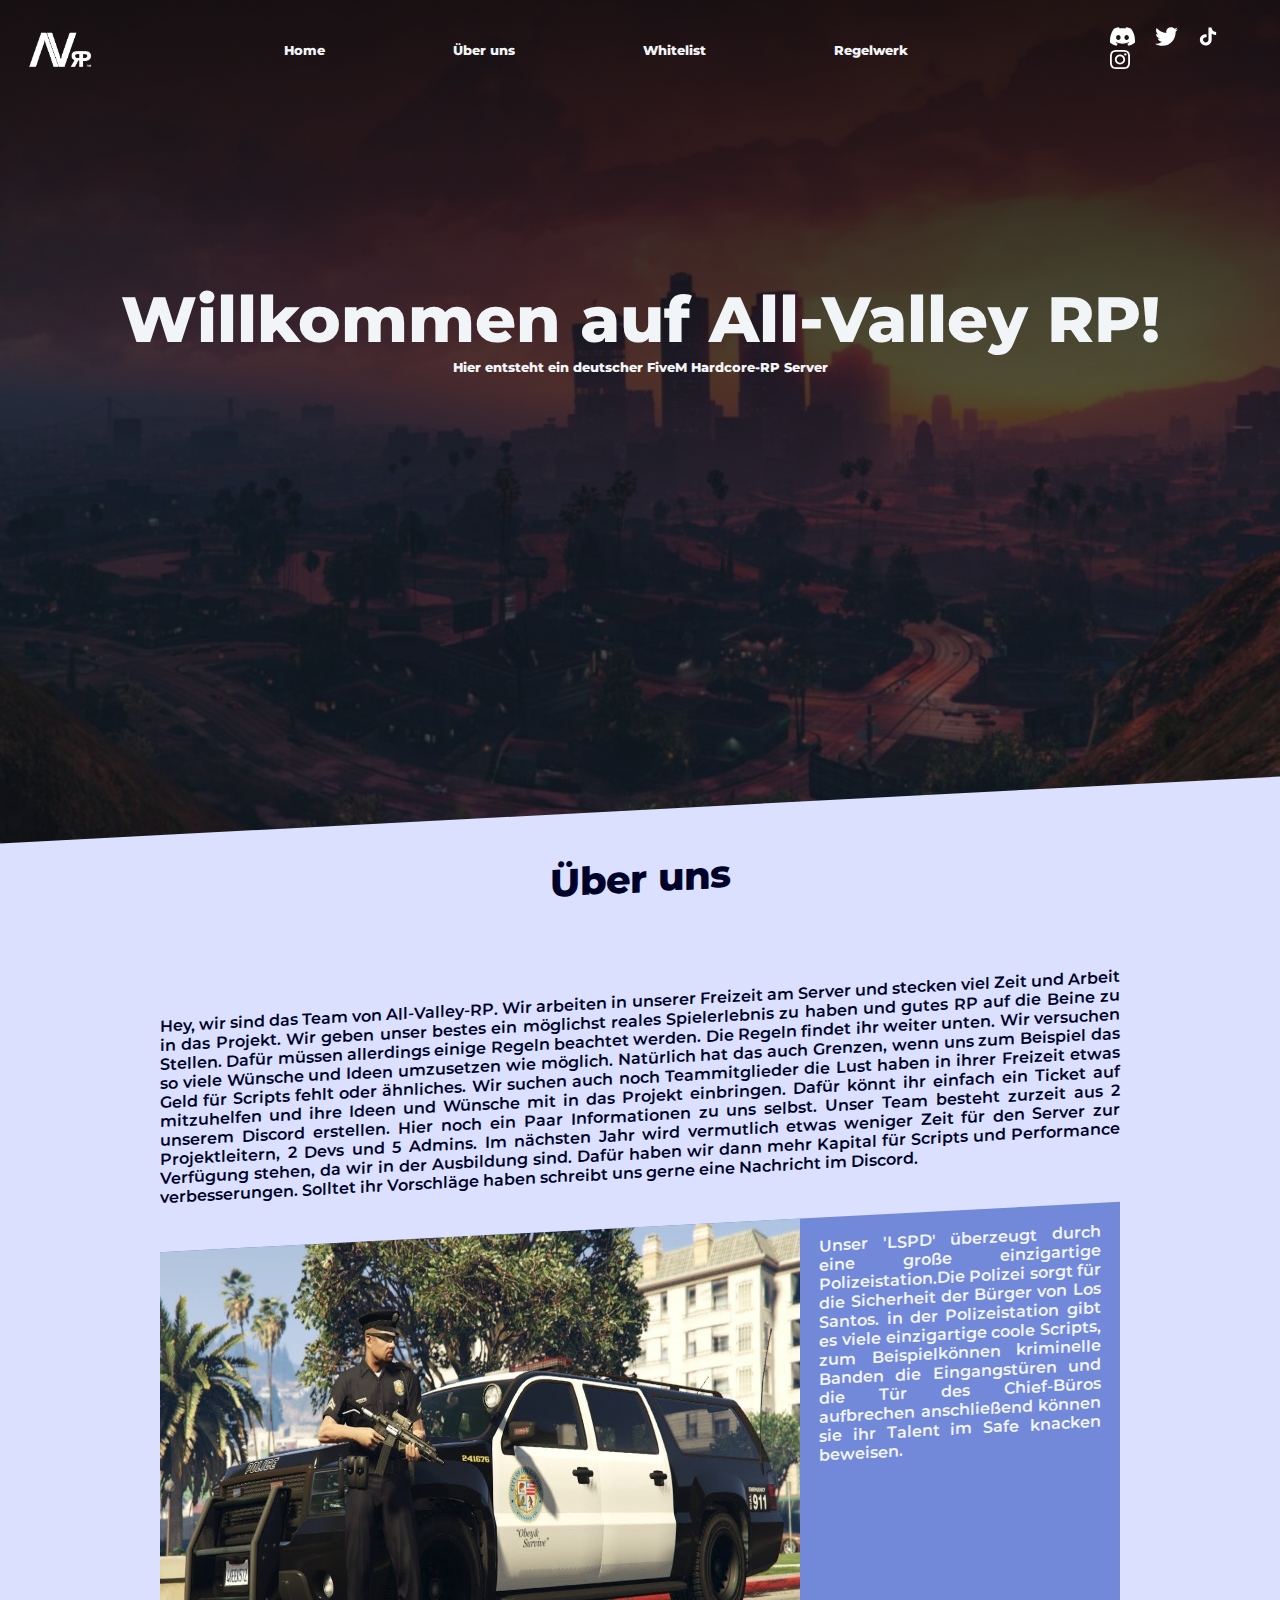
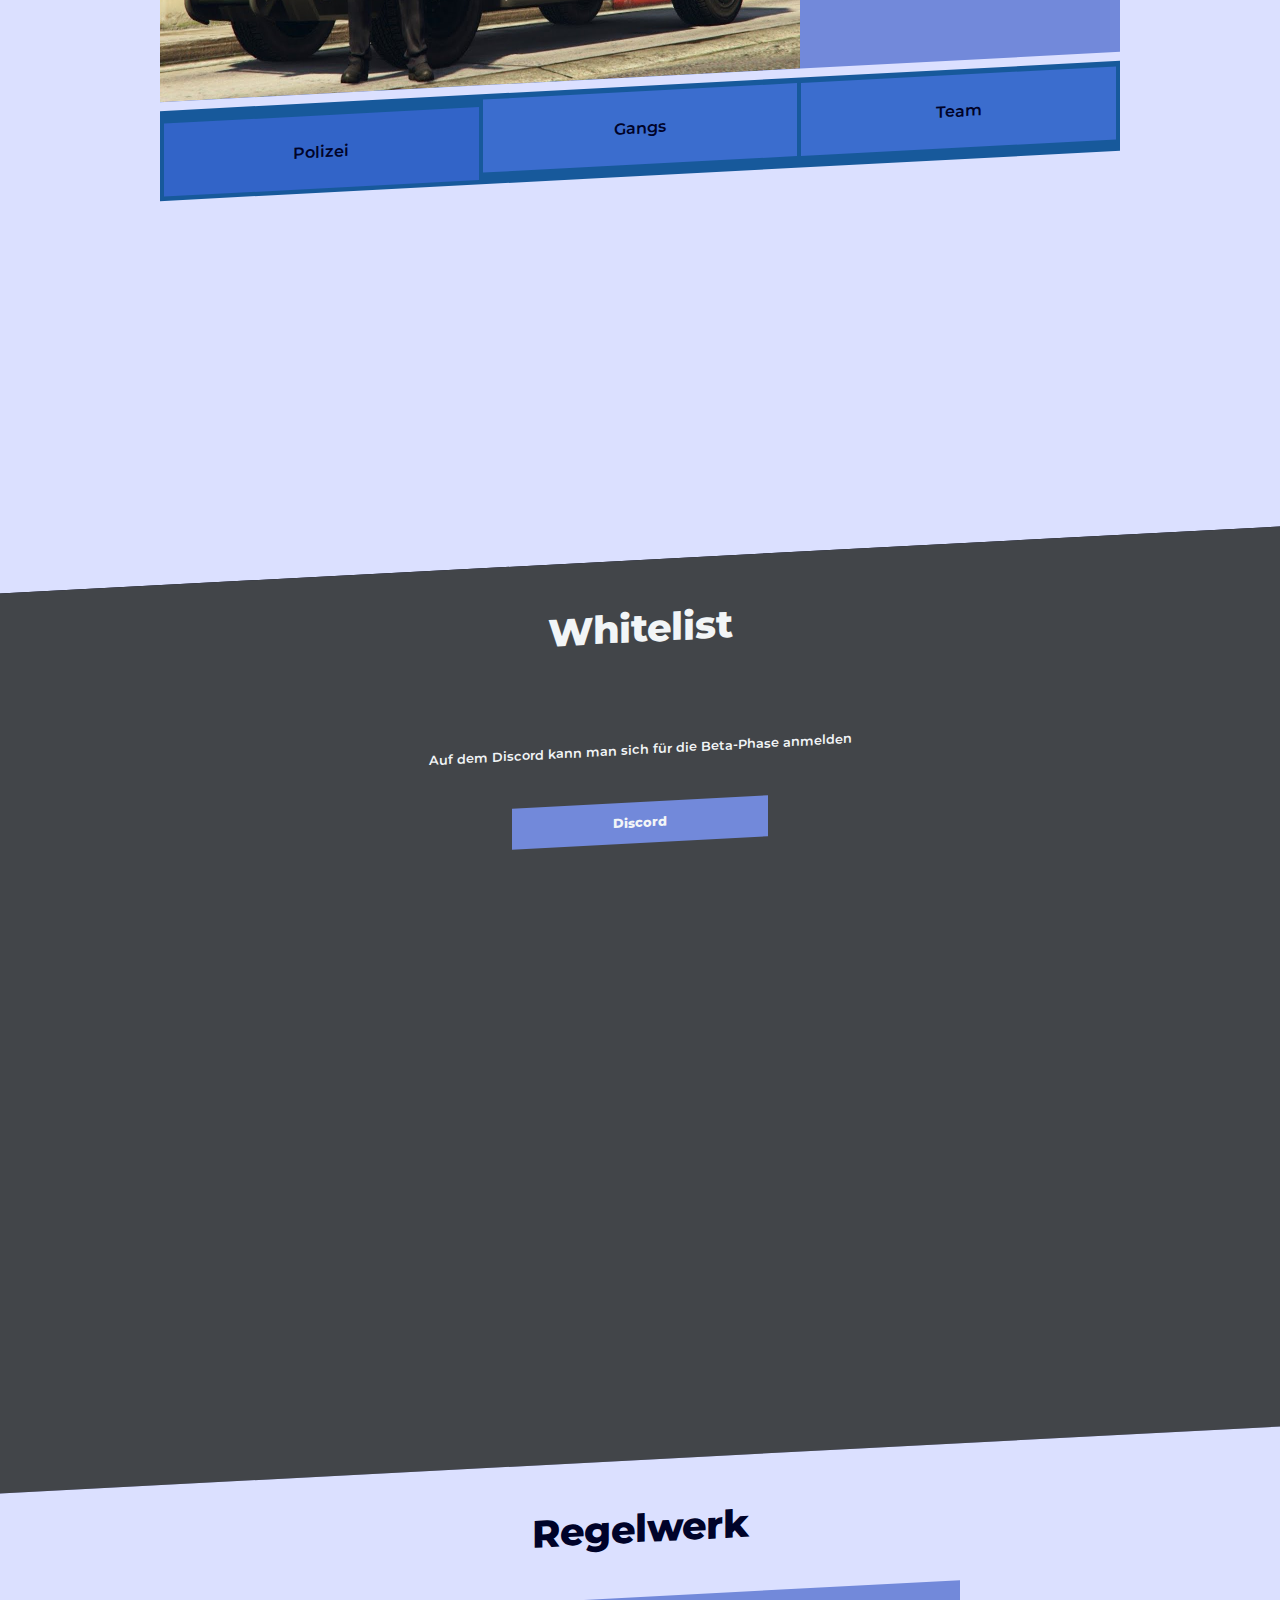
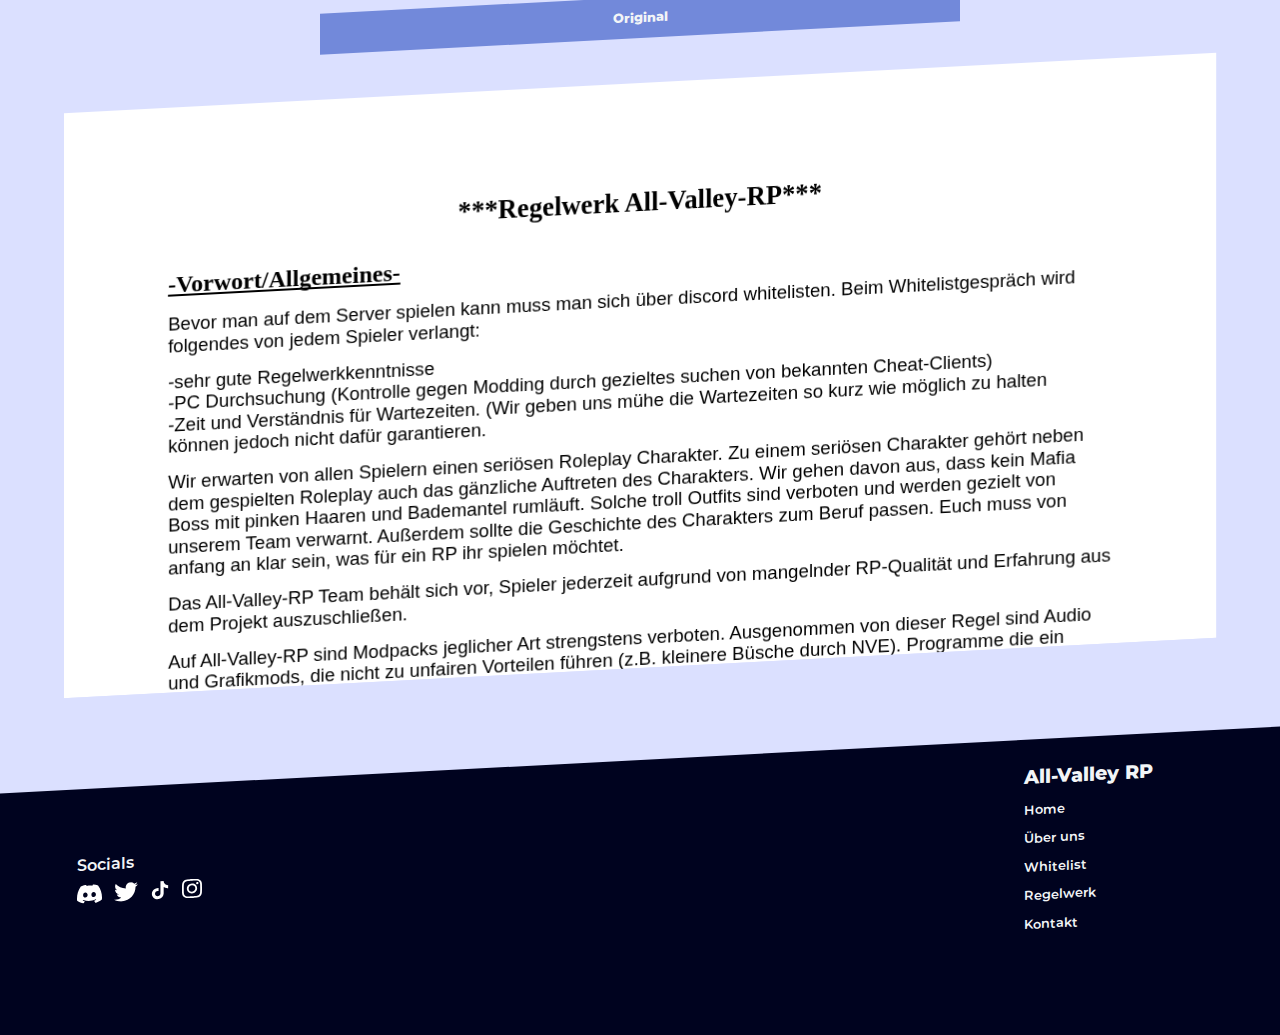
<file: index.html>
<!DOCTYPE html>
<html>
    <head>
        <meta charset="UTF-8">
        <meta name="viewport" content="width=device-width, initial-scale=1.0">
        <meta http-equiv="X-UA-Compatible" content="ie=edge">
        <link rel="stylesheet" href="style.css">
        <title>All-Valley RP</title>
    </head>

    <body>
        <div class="section" id="home">
            <header>
                <img id="logo" src="images/logo.png" alt="AVRP">
                <nav>
                    <ul id="nav_links">
                        <li><a href="#home">Home</a></li>
                        <li><a href="#aboutUs">Über uns</a></li>
                        <li><a href="#whitelist">Whitelist</a></li>
                        <li><a href="#regelwerk">Regelwerk</a></li>
                    </ul>
                </nav>
                <div id="socials">
                    <a id="discord" href="https://discord.gg/hTGNfFRP2N"><img src="images/discord.svg"></a>
                    <a id="twitter" href="https://twitter.com/AllValley_RP"><img src="images/twitter.svg"></a>
                    <a id="tiktok" href="https://www.tiktok.com/@allvalleyrp"><img src="images/tiktok.svg"></a>
                    <a id="instagram" href="https://www.instagram.com/allvalley.rp/"><img src="images/instagram.svg"></a>
                </div>
            </header>
            <div id="welcomeContainer">
                <h1>Willkommen auf All-Valley RP!</h1>
                <a>Hier entsteht ein deutscher FiveM Hardcore-RP Server</a>
            </div>
            <!-- <div id="transition1"></div> -->
        </div>







        <div class="section" id="aboutUs">
            <h1 class="sectionTitle">Über uns</h1>
            <a class="sectionParagraph">
                Hey, wir sind das Team von All-Valley-RP. Wir arbeiten in unserer Freizeit am Server und stecken viel Zeit
                und Arbeit in das Projekt. Wir geben unser bestes ein möglichst reales Spielerlebnis zu haben und gutes RP
                auf die Beine zu Stellen. Dafür müssen allerdings einige Regeln beachtet werden. Die Regeln findet ihr
                weiter unten. Wir versuchen so viele Wünsche und Ideen umzusetzen wie möglich. Natürlich hat das auch Grenzen,
                wenn uns zum Beispiel das Geld für Scripts fehlt oder ähnliches. Wir suchen auch noch Teammitglieder die Lust
                haben in ihrer Freizeit etwas mitzuhelfen und ihre Ideen und Wünsche mit in das Projekt einbringen. Dafür könnt
                ihr einfach ein Ticket auf unserem Discord erstellen. Hier noch ein Paar Informationen zu uns selbst. Unser Team
                besteht zurzeit aus 2 Projektleitern, 2 Devs und 5 Admins. Im nächsten Jahr wird vermutlich etwas weniger Zeit
                für den Server zur Verfügung stehen, da wir in der Ausbildung sind. Dafür haben wir dann mehr Kapital für Scripts
                und Performance verbesserungen. Solltet ihr Vorschläge haben schreibt uns gerne eine Nachricht im Discord.
            </a>

            <div id="featureTable">
                <img>
                <div>
                    <a>test</a>
                </div>
            </div>
            <div id="featureSelector">
                <a>1</a>
                <a>2</a>
                <a>3</a>
            </div>
        </div>

        <div class="section" id="whitelist">
            <h1 class="sectionTitle">Whitelist</h1>
            <a class="sectionParagraph">
                Auf dem Discord kann man sich für die Beta-Phase anmelden
            </a>
            <a class="sectionButton" href="https://discord.gg/hTGNfFRP2N">Discord</a>
        </div>

        <div class="section" id="regelwerk">
            <h1 class="sectionTitle">Regelwerk</h1>
            <a class="sectionButton" href="https://docs.google.com/document/d/1y2KzTVUmiDxzAYF5xbrhxCIIp90hw_RHHSSzWL_JsdA">Original</a>
            <iframe src="rules.html"></iframe>

        </div>

        <div id="footer">
            <footer>
                <div id="rightFooter">
                    <h2>All-Valley RP</h2>
                    <ul>
                        <li><a href="#home">Home</a></li>
                        <li><a href="#section2">Über uns</a></li>
                        <li><a href="#whitelist">Whitelist</a></li>
                        <li><a href="#regelwerk">Regelwerk</a></li>
                        <li><a href="https://discord.gg/hTGNfFRP2N">Kontakt</a></li>
                    </ul>
                </div>
                <div id="leftFooter">
                    <div>
                        <a>Socials</a><br>
                        <a id="discord" href="https://discord.gg/hTGNfFRP2N"><img src="images/discord.svg"></a>
                        <a id="twitter" href="https://twitter.com/AllValley_RP"><img src="images/twitter.svg"></a>
                        <a id="tiktok" href="https://www.tiktok.com/@allvalleyrp"><img src="images/tiktok.svg"></a>
                        <a id="instagram" href="https://www.instagram.com/allvalley.rp/"><img src="images/instagram.svg"></a>
                    </div>
            </footer>
        </div>

        
        <script src="https://code.jquery.com/jquery-3.5.0.js"></script>
        <script src="app.js"></script>
    </body>
</html>
</file>
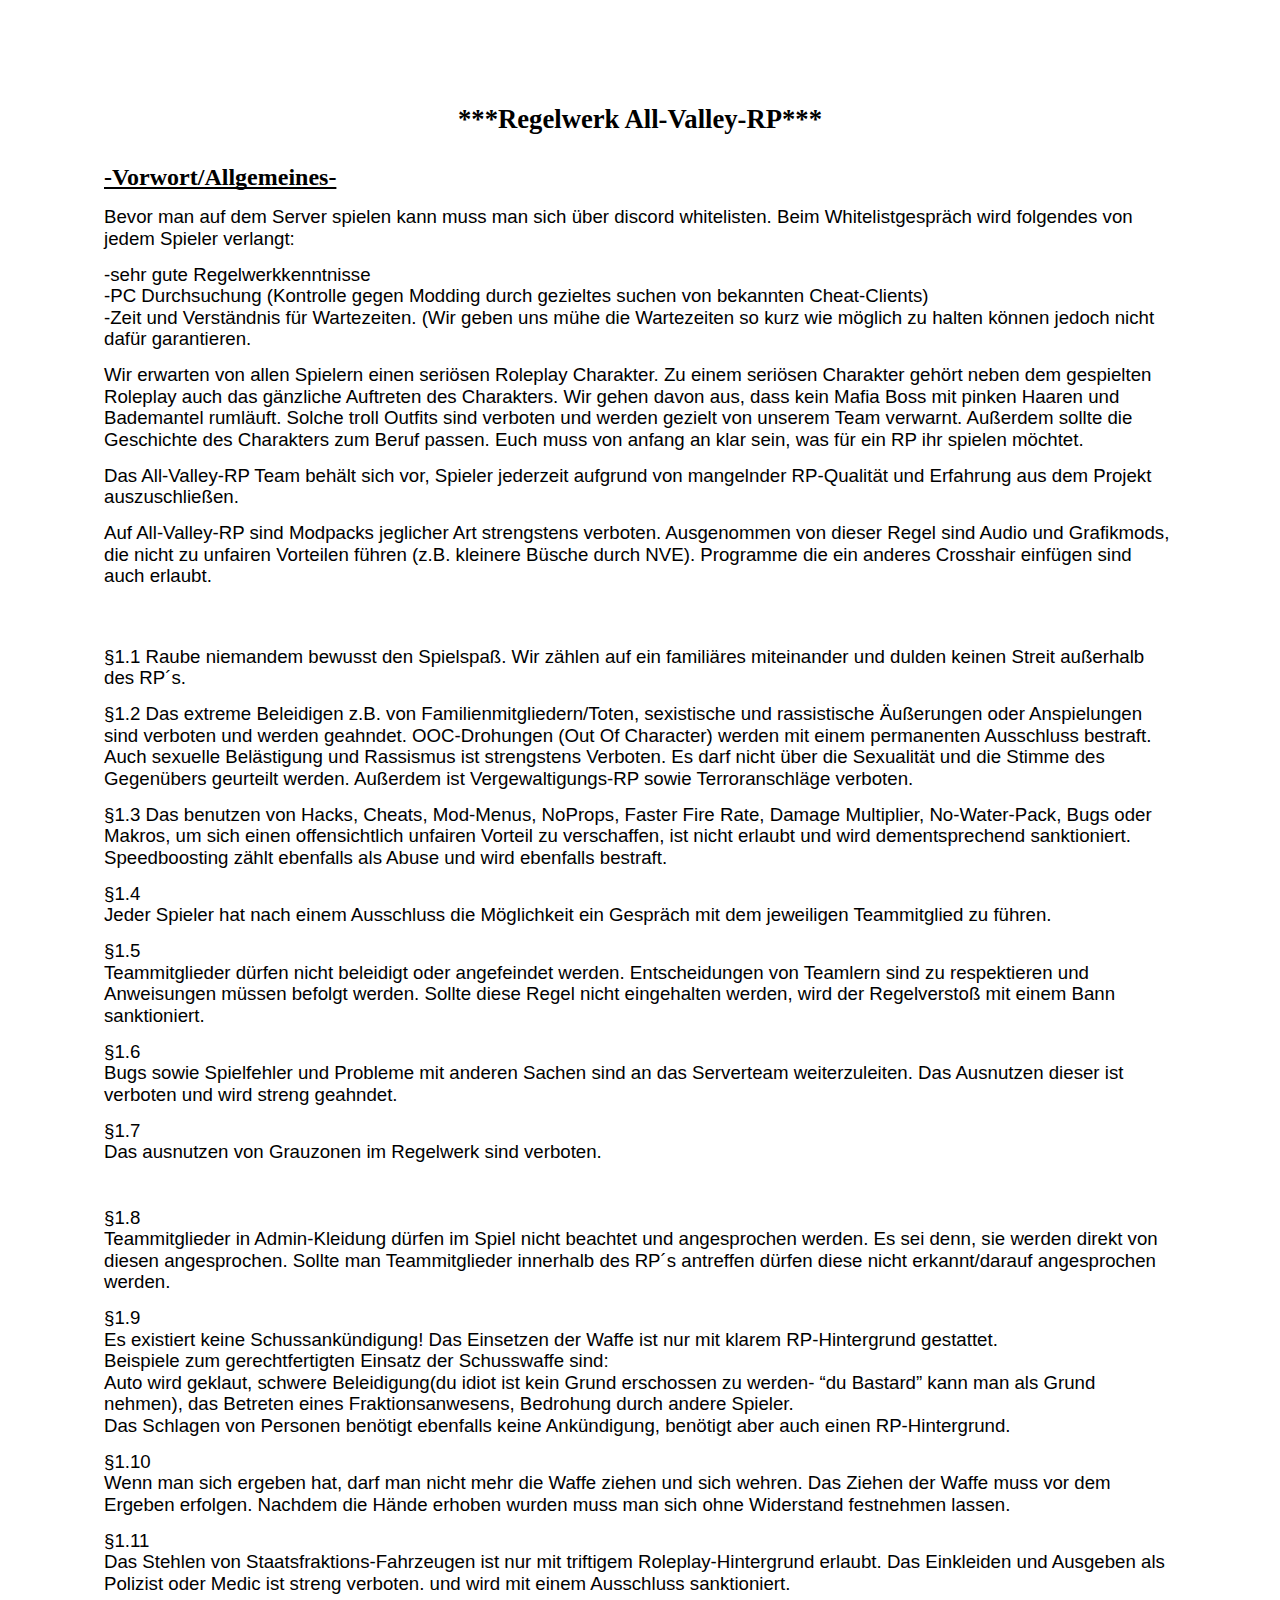
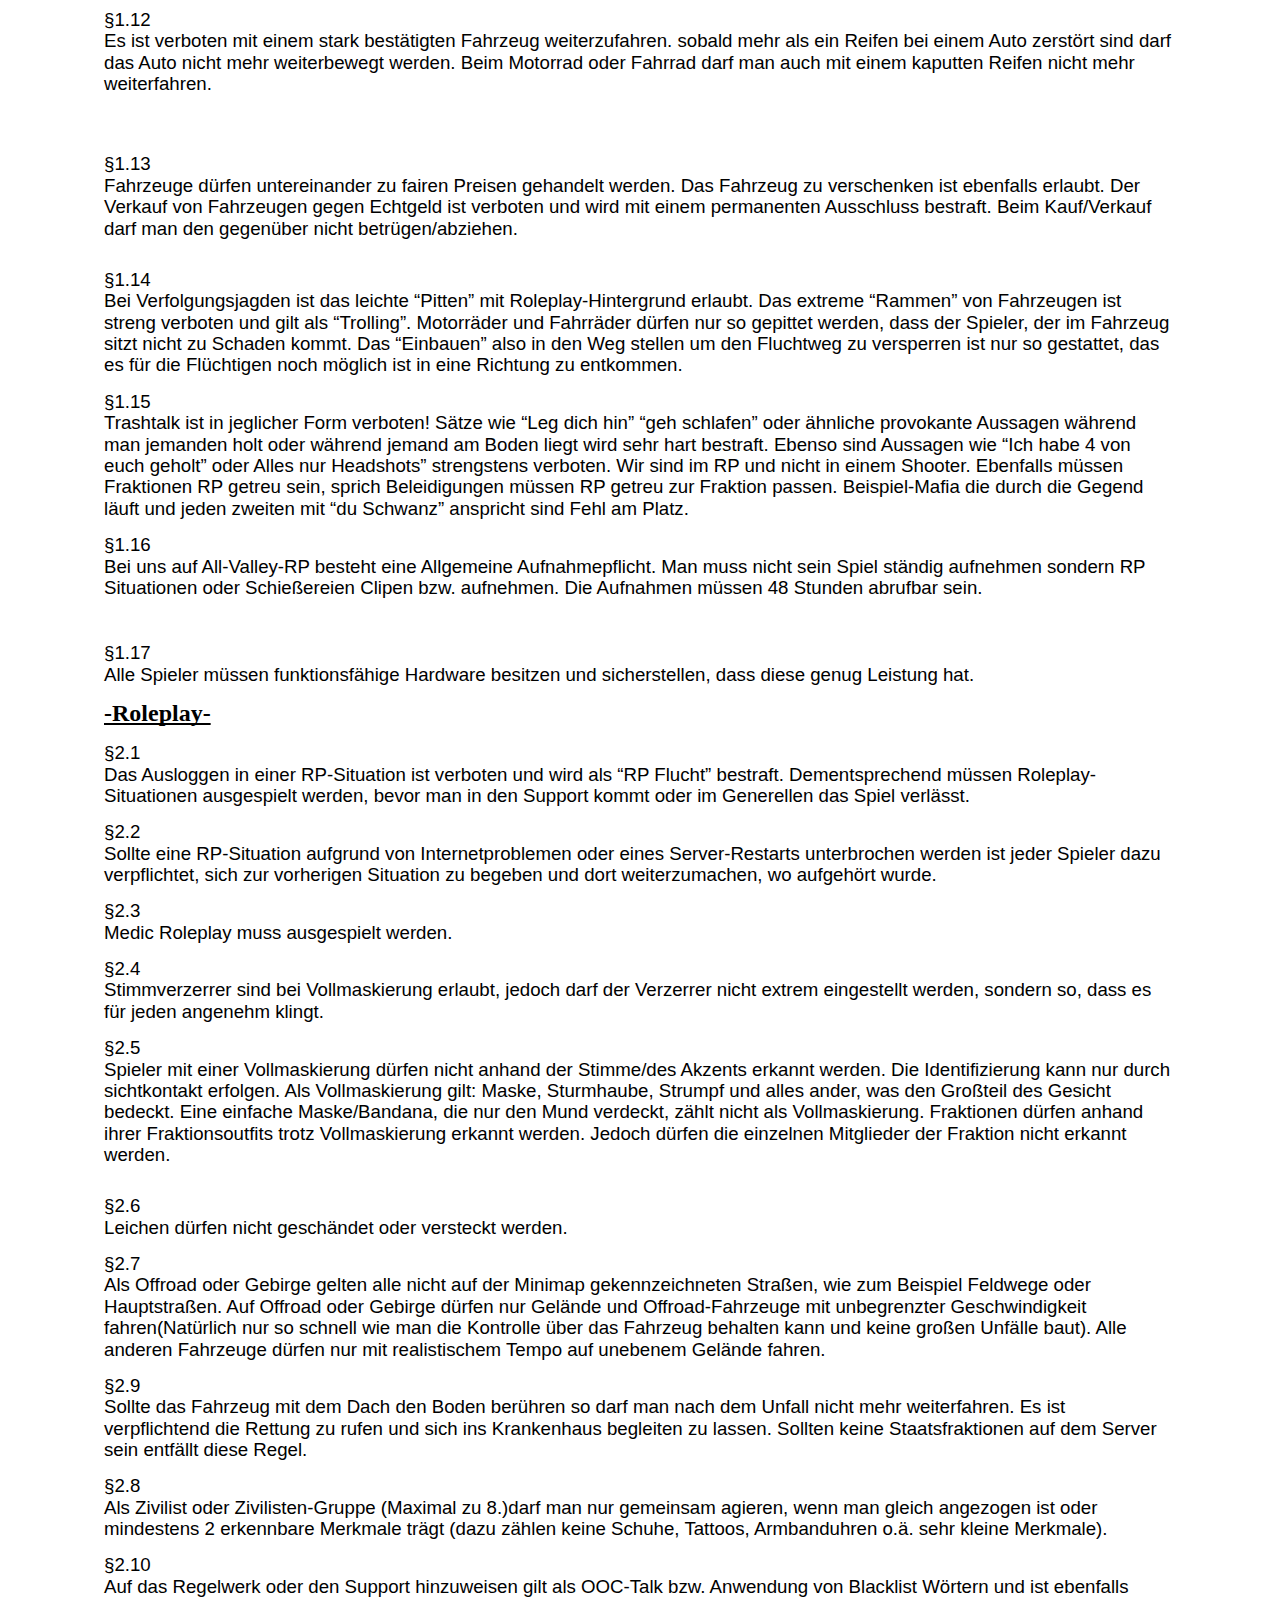
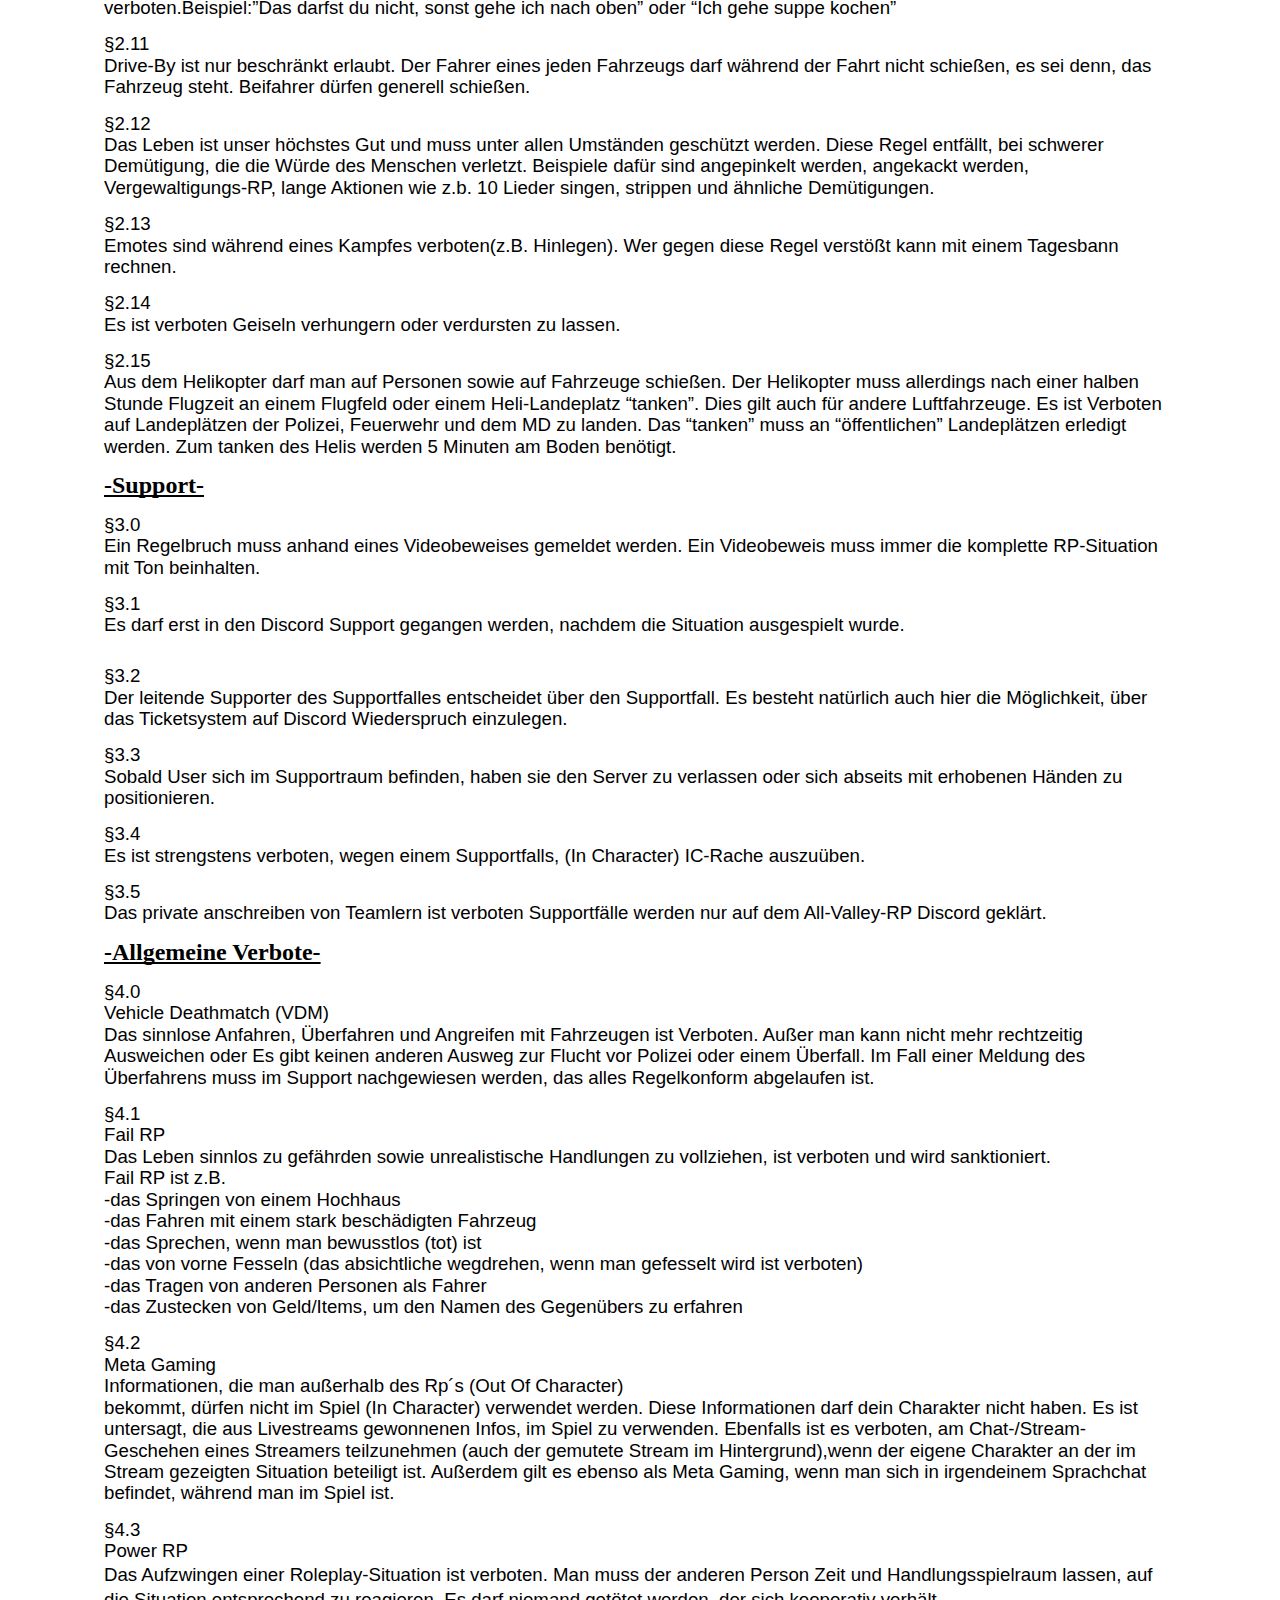
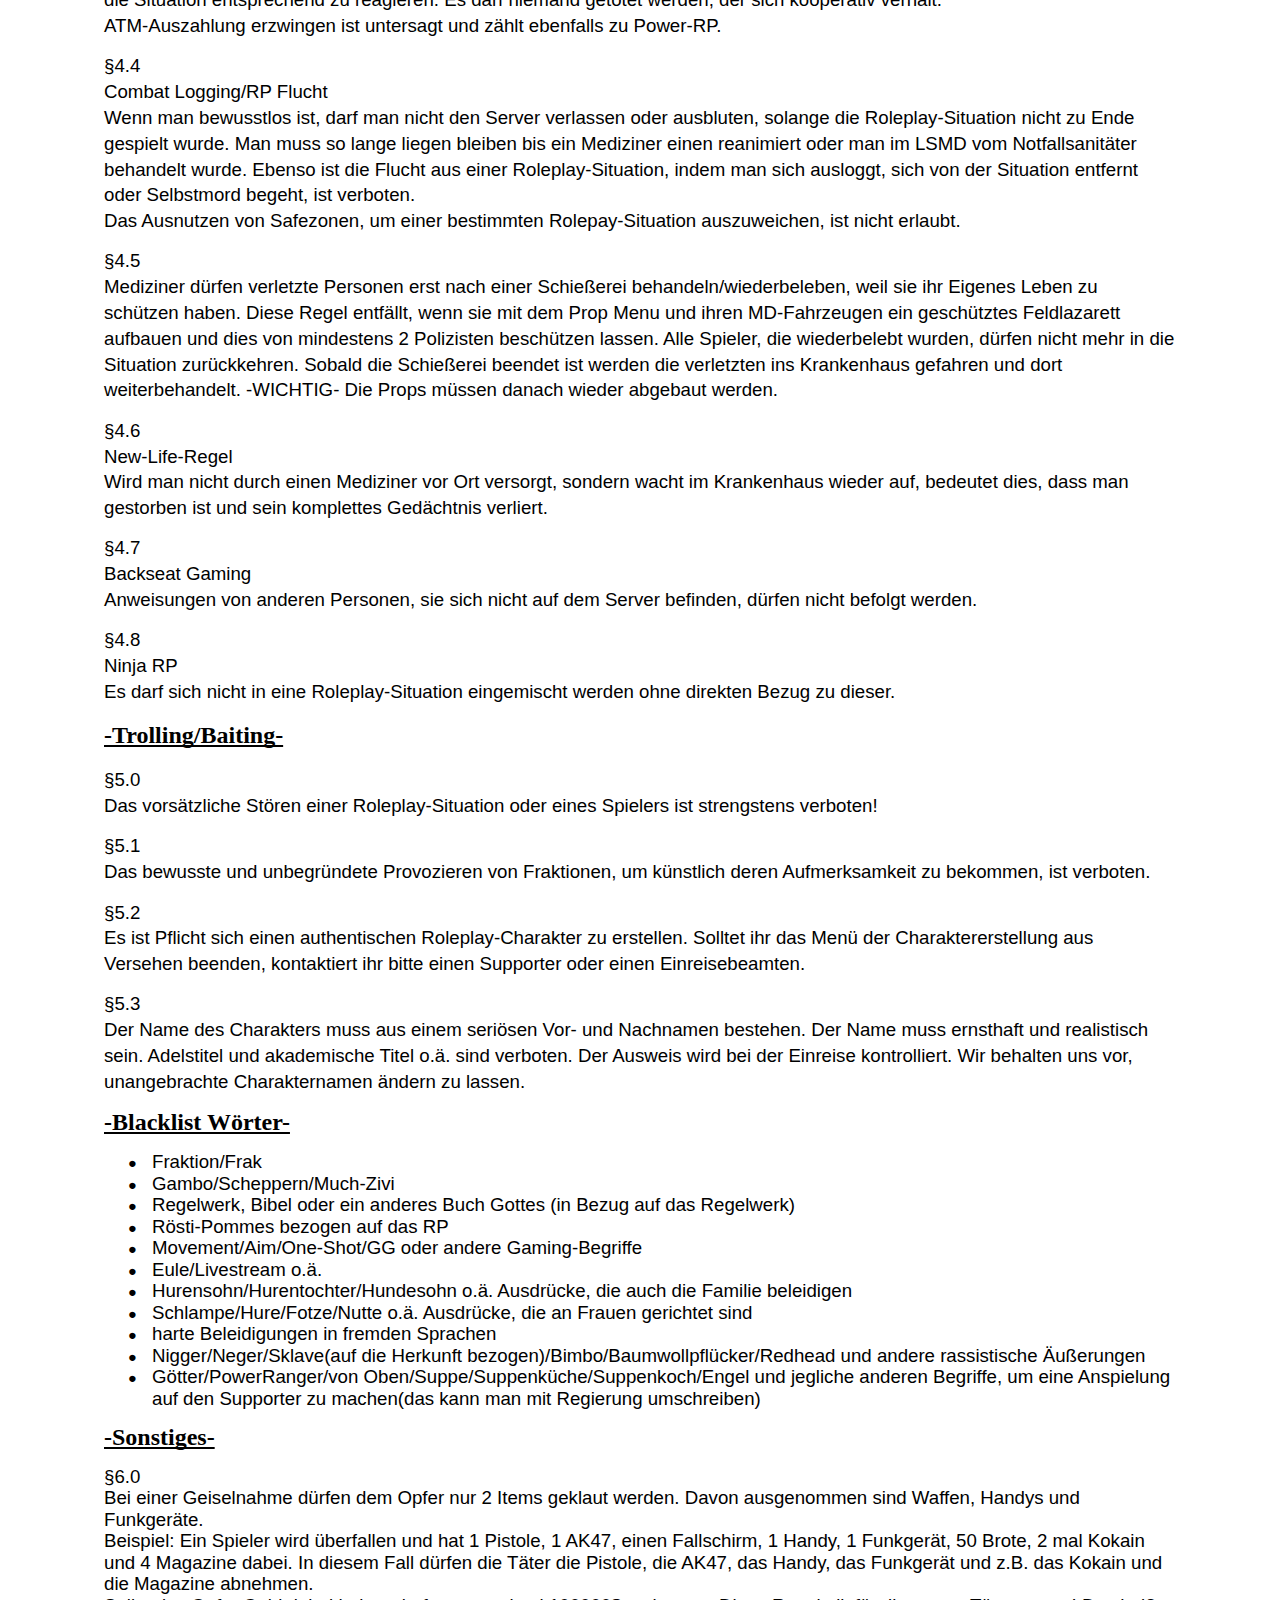
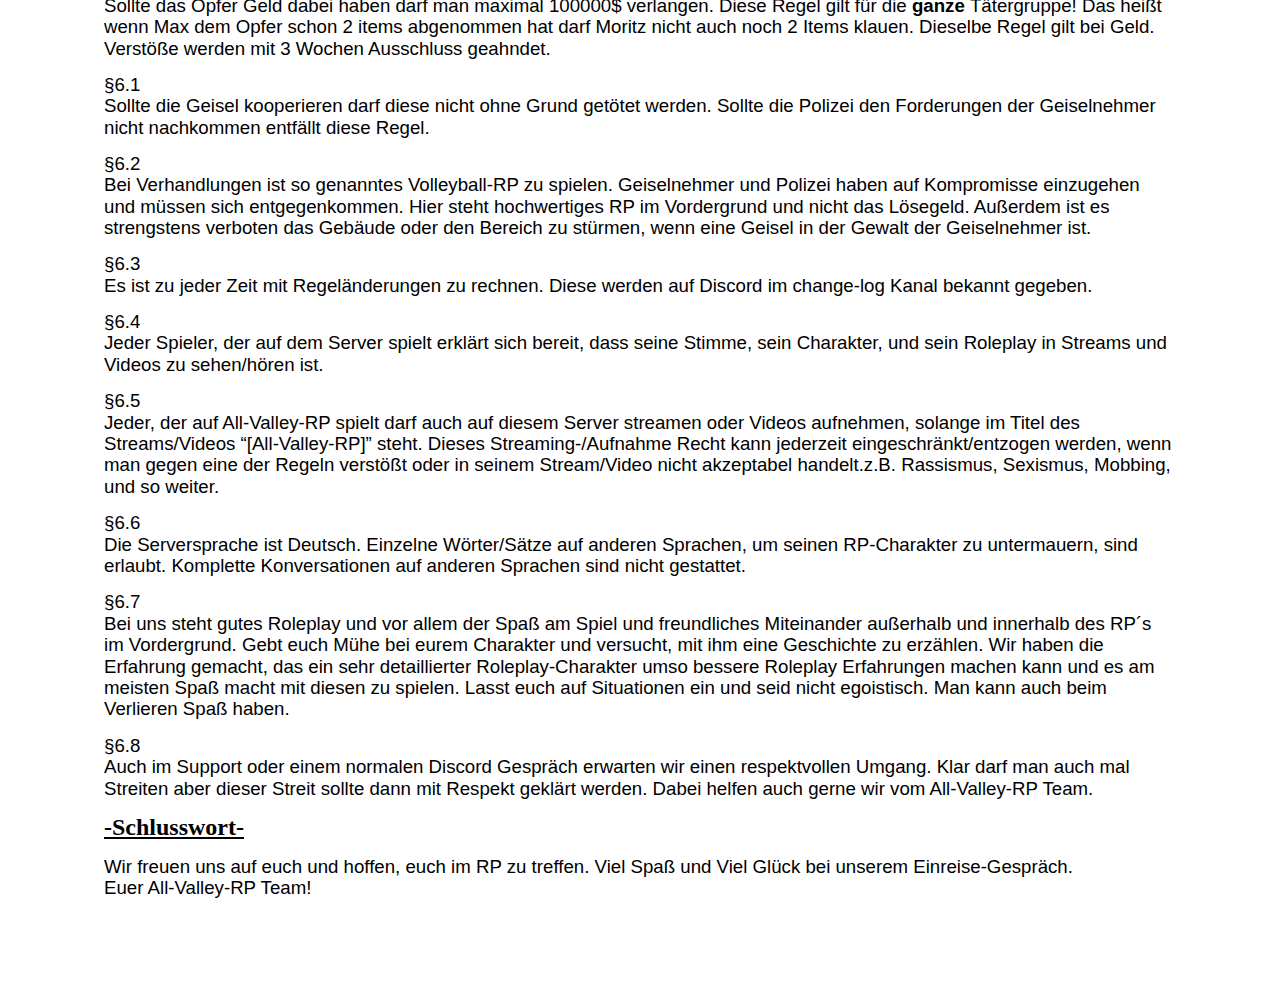
<file: rules.html>
<html>
    <head>
        <meta content="text/html; charset=UTF-8" http-equiv="content-type">
        <style type="text/css">
            @import url('https://themes.googleusercontent.com/fonts/css?kit=O0v0uRKWM7GaNZK8-So62gNACROt7Y5h5TkgycbwD6vPxbr-dpaRDAYm7cjir2Go');
            .lst-kix_oxhxwq43dcc5-8>li:before{content:"\0025a0  "}
            ul.lst-kix_oxhxwq43dcc5-7{list-style-type:none}
            ul.lst-kix_oxhxwq43dcc5-6{list-style-type:none}
            ul.lst-kix_oxhxwq43dcc5-8{list-style-type:none}
            ul.lst-kix_oxhxwq43dcc5-3{list-style-type:none}
            ul.lst-kix_oxhxwq43dcc5-2{list-style-type:none}
            ul.lst-kix_oxhxwq43dcc5-5{list-style-type:none}
            ul.lst-kix_oxhxwq43dcc5-4{list-style-type:none}
            .lst-kix_oxhxwq43dcc5-6>li:before{content:"\0025cf  "}
            li.li-bullet-0:before{
                margin-left:-18pt;
                white-space:nowrap;
                display:inline-block;
                min-width:18pt}
            ul.lst-kix_oxhxwq43dcc5-1{list-style-type:none}
            ul.lst-kix_oxhxwq43dcc5-0{list-style-type:none}
            .lst-kix_oxhxwq43dcc5-7>li:before{content:"\0025cb  "}
            .lst-kix_oxhxwq43dcc5-0>li:before{content:"\0025cf  "}
            .lst-kix_oxhxwq43dcc5-2>li:before{content:"\0025a0  "}
            .lst-kix_oxhxwq43dcc5-1>li:before{content:"\0025cb  "}
            .lst-kix_oxhxwq43dcc5-5>li:before{content:"\0025a0  "}
            .lst-kix_oxhxwq43dcc5-4>li:before{content:"\0025cb  "}
            .lst-kix_oxhxwq43dcc5-3>li:before{content:"\0025cf  "}
            ol{margin:0;padding:0}
            table td,table th{padding:0}
            .c5{border-right-style:solid;padding-top:0pt;border-top-width:0pt;border-right-width:0pt;padding-left:0pt;padding-bottom:0pt;line-height:1.38;border-left-width:0pt;border-top-style:solid;border-left-style:solid;border-bottom-width:0pt;border-bottom-style:solid;orphans:2;widows:2;text-align:left;padding-right:0pt}
            .c6{-webkit-text-decoration-skip:none;color:#000000;font-weight:700;text-decoration:underline;vertical-align:baseline;text-decoration-skip-ink:none;font-size:18pt;font-family:"Caveat";font-style:normal}
            .c16{-webkit-text-decoration-skip:none;color:#000000;font-weight:400;text-decoration:underline;vertical-align:baseline;text-decoration-skip-ink:none;font-size:17pt;font-family:"Caveat";font-style:normal}
            .c3{margin-left:36pt;padding-top:0pt;padding-left:0pt;padding-bottom:0pt;line-height:1.15;orphans:2;widows:2;text-align:left}
            .c10{color:#000000;font-weight:700;text-decoration:none;vertical-align:baseline;font-size:18pt;font-family:"Caveat";font-style:normal}
            .c2{padding-top:0pt;padding-bottom:0pt;line-height:1.15;orphans:2;widows:2;text-align:left;height:11pt}
            .c1{color:#000000;font-weight:400;text-decoration:none;vertical-align:baseline;font-size:14pt;font-family:"Arial";font-style:normal}
            .c13{color:#000000;font-weight:700;text-decoration:none;vertical-align:baseline;font-size:20pt;font-family:"Lobster";font-style:normal}
            .c0{color:#000000;font-weight:700;text-decoration:none;vertical-align:baseline;font-size:16pt;font-family:"Arial";font-style:normal}.c4{padding-top:0pt;padding-bottom:0pt;line-height:1.15;orphans:2;widows:2;text-align:left}
            .c12{-webkit-text-decoration-skip:none;font-weight:700;text-decoration:underline;text-decoration-skip-ink:none;font-size:18pt;font-family:"Caveat"}.c17{color:#000000;text-decoration:none;vertical-align:baseline;font-family:"Caveat";font-style:normal}
            .c11{background-color:#ffffff;
                /* max-width:451.4pt; */
                padding:72pt 72pt 72pt 72pt
            }
            .c14{
                text-align: center;
            }
            .c9{font-size:14pt;font-weight:700}
            .c8{padding:0;margin:0}
            .c7{height:11pt}
            .c18{font-weight:400}
            .c15{font-size:14pt}
            .title{padding-top:0pt;color:#000000;font-size:26pt;padding-bottom:3pt;font-family:"Arial";line-height:1.15;page-break-after:avoid;orphans:2;widows:2;text-align:left}.subtitle{padding-top:0pt;color:#666666;font-size:15pt;padding-bottom:16pt;font-family:"Arial";line-height:1.15;page-break-after:avoid;orphans:2;widows:2;text-align:left}li{color:#000000;font-size:11pt;font-family:"Arial"}
            p{margin:0;color:#000000;font-size:11pt;font-family:"Arial"}
            h1{padding-top:20pt;color:#000000;font-size:20pt;padding-bottom:6pt;font-family:"Arial";line-height:1.15;page-break-after:avoid;orphans:2;widows:2;text-align:left}
            h2{padding-top:18pt;color:#000000;font-size:16pt;padding-bottom:6pt;font-family:"Arial";line-height:1.15;page-break-after:avoid;orphans:2;widows:2;text-align:left}
            h3{padding-top:16pt;color:#434343;font-size:14pt;padding-bottom:4pt;font-family:"Arial";line-height:1.15;page-break-after:avoid;orphans:2;widows:2;text-align:left}
            h4{padding-top:14pt;color:#666666;font-size:12pt;padding-bottom:4pt;font-family:"Arial";line-height:1.15;page-break-after:avoid;orphans:2;widows:2;text-align:left}
            h5{padding-top:12pt;color:#666666;font-size:11pt;padding-bottom:4pt;font-family:"Arial";line-height:1.15;page-break-after:avoid;orphans:2;widows:2;text-align:left}
            h6{padding-top:12pt;color:#666666;font-size:11pt;padding-bottom:4pt;font-family:"Arial";line-height:1.15;page-break-after:avoid;font-style:italic;orphans:2;widows:2;text-align:left}
        </style>
    </head>
    <body class="c11 doc-content"><p class="c4 c14"><span class="c13">
        ***Regelwerk All-Valley-RP***</span></p><p class="c2"><span class="c1"></span></p><p class="c2"><span class="c0"></span></p><p class="c4"><span class="c6">-Vorwort/Allgemeines-</span></p><p class="c2"><span class="c10"></span></p><p class="c4"><span class="c1">Bevor man auf dem Server spielen kann muss man sich &uuml;ber discord whitelisten. Beim Whitelistgespr&auml;ch wird folgendes von jedem Spieler verlangt:</span></p><p class="c2"><span class="c1"></span></p><p class="c4"><span class="c1">-sehr gute Regelwerkkenntnisse</span></p><p class="c4"><span class="c1">-PC Durchsuchung (Kontrolle gegen Modding durch gezieltes suchen von bekannten Cheat-Clients)</span></p><p class="c4"><span class="c1">-Zeit und Verst&auml;ndnis f&uuml;r Wartezeiten. (Wir geben uns m&uuml;he die Wartezeiten so kurz wie m&ouml;glich zu halten k&ouml;nnen jedoch nicht daf&uuml;r garantieren.</span></p><p class="c2"><span class="c1"></span></p><p class="c4"><span class="c1">Wir erwarten von allen Spielern einen seri&ouml;sen Roleplay Charakter. Zu einem seri&ouml;sen Charakter geh&ouml;rt neben dem gespielten Roleplay auch das g&auml;nzliche Auftreten des Charakters. Wir gehen davon aus, dass kein Mafia Boss mit pinken Haaren und Bademantel ruml&auml;uft. Solche troll Outfits sind verboten und werden gezielt von unserem Team verwarnt. Au&szlig;erdem sollte die Geschichte des Charakters zum Beruf passen. Euch muss von anfang an klar sein, was f&uuml;r ein RP ihr spielen m&ouml;chtet.</span></p><p class="c2"><span class="c1"></span></p><p class="c4"><span class="c1">Das All-Valley-RP Team beh&auml;lt sich vor, Spieler jederzeit aufgrund von mangelnder RP-Qualit&auml;t und Erfahrung aus dem Projekt auszuschlie&szlig;en.</span></p><p class="c2"><span class="c1"></span></p><p class="c4"><span class="c1">Auf All-Valley-RP sind Modpacks jeglicher Art strengstens verboten. Ausgenommen von dieser Regel sind Audio und Grafikmods, die nicht zu unfairen Vorteilen f&uuml;hren (z.B. kleinere B&uuml;sche durch NVE). Programme die ein anderes Crosshair einf&uuml;gen sind auch erlaubt.</span></p><p class="c2"><span class="c1"></span></p><p class="c2"><span class="c1"></span></p><p class="c2"><span class="c1"></span></p><p class="c2"><span class="c1"></span></p><p class="c4"><span class="c1">&sect;1.1 Raube niemandem bewusst den Spielspa&szlig;. Wir z&auml;hlen auf ein famili&auml;res miteinander und dulden keinen Streit au&szlig;erhalb des RP&acute;s.</span></p><p class="c2"><span class="c1"></span></p><p class="c4"><span class="c1">&sect;1.2 Das extreme Beleidigen z.B. von Familienmitgliedern/Toten, sexistische und rassistische &Auml;u&szlig;erungen oder Anspielungen sind verboten und werden geahndet. OOC-Drohungen (Out Of Character) werden mit einem permanenten Ausschluss bestraft. Auch sexuelle Bel&auml;stigung und Rassismus ist strengstens Verboten. Es darf nicht &uuml;ber die Sexualit&auml;t und die Stimme des Gegen&uuml;bers geurteilt werden. Au&szlig;erdem ist Vergewaltigungs-RP sowie Terroranschl&auml;ge verboten.</span></p><p class="c2"><span class="c1"></span></p><p class="c4"><span class="c1">&sect;1.3 Das benutzen von Hacks, Cheats, Mod-Menus, NoProps, Faster Fire Rate, Damage Multiplier, No-Water-Pack, Bugs oder Makros, um sich einen offensichtlich unfairen Vorteil zu verschaffen, ist nicht erlaubt und wird dementsprechend sanktioniert. Speedboosting z&auml;hlt ebenfalls als Abuse und wird ebenfalls bestraft.</span></p><p class="c2"><span class="c1"></span></p><p class="c4"><span class="c1">&sect;1.4</span></p><p class="c4"><span class="c1">Jeder Spieler hat nach einem Ausschluss die M&ouml;glichkeit ein Gespr&auml;ch mit dem jeweiligen Teammitglied zu f&uuml;hren.</span></p><p class="c2"><span class="c1"></span></p><p class="c4"><span class="c1">&sect;1.5</span></p><p class="c4"><span class="c1">Teammitglieder d&uuml;rfen nicht beleidigt oder angefeindet werden. Entscheidungen von Teamlern sind zu respektieren und Anweisungen m&uuml;ssen befolgt werden. Sollte diese Regel nicht eingehalten werden, wird der Regelversto&szlig; mit einem Bann sanktioniert.</span></p><p class="c2"><span class="c1"></span></p><p class="c4"><span class="c1">&sect;1.6 </span></p><p class="c4"><span class="c1">Bugs sowie Spielfehler und Probleme mit anderen Sachen sind an das Serverteam weiterzuleiten. Das Ausnutzen dieser ist verboten und wird streng geahndet.</span></p><p class="c2"><span class="c1"></span></p><p class="c4"><span class="c1">&sect;1.7</span></p><p class="c4"><span class="c1">Das ausnutzen von Grauzonen im Regelwerk sind verboten.</span></p><p class="c2"><span class="c1"></span></p><p class="c2"><span class="c1"></span></p><p class="c2"><span class="c1"></span></p><p class="c4"><span class="c1">&sect;1.8</span></p><p class="c4"><span class="c1">Teammitglieder in Admin-Kleidung d&uuml;rfen im Spiel nicht beachtet und angesprochen werden. Es sei denn, sie werden direkt von diesen angesprochen. Sollte man Teammitglieder innerhalb des RP&acute;s antreffen d&uuml;rfen diese nicht erkannt/darauf angesprochen werden.</span></p><p class="c2"><span class="c1"></span></p><p class="c4"><span class="c1">&sect;1.9</span></p><p class="c4"><span class="c1">Es existiert keine Schussank&uuml;ndigung! Das Einsetzen der Waffe ist nur mit klarem RP-Hintergrund gestattet.</span></p><p class="c4"><span class="c1">Beispiele zum gerechtfertigten Einsatz der Schusswaffe sind:</span></p><p class="c4"><span class="c1">Auto wird geklaut, schwere Beleidigung(du idiot ist kein Grund erschossen zu werden- &ldquo;du Bastard&rdquo; kann man als Grund nehmen), das Betreten eines Fraktionsanwesens, Bedrohung durch andere Spieler.</span></p><p class="c4"><span class="c1">Das Schlagen von Personen ben&ouml;tigt ebenfalls keine Ank&uuml;ndigung, ben&ouml;tigt aber auch einen RP-Hintergrund.</span></p><p class="c2"><span class="c1"></span></p><p class="c4"><span class="c1">&sect;1.10</span></p><p class="c4"><span class="c1">Wenn man sich ergeben hat, darf man nicht mehr die Waffe ziehen und sich wehren. Das Ziehen der Waffe muss vor dem Ergeben erfolgen. Nachdem die H&auml;nde erhoben wurden muss man sich ohne Widerstand festnehmen lassen.</span></p><p class="c2"><span class="c1"></span></p><p class="c4"><span class="c1">&sect;1.11</span></p><p class="c4"><span class="c1">Das Stehlen von Staatsfraktions-Fahrzeugen ist nur mit triftigem Roleplay-Hintergrund erlaubt. Das Einkleiden und Ausgeben als Polizist oder Medic ist streng verboten. und wird mit einem Ausschluss sanktioniert.</span></p><p class="c2"><span class="c1"></span></p><p class="c4"><span class="c1">&sect;1.12</span></p><p class="c4"><span class="c1">Es ist verboten mit einem stark best&auml;tigten Fahrzeug weiterzufahren. sobald mehr als ein Reifen bei einem Auto zerst&ouml;rt sind darf das Auto nicht mehr weiterbewegt werden. Beim Motorrad oder Fahrrad darf man auch mit einem kaputten Reifen nicht mehr weiterfahren.</span></p><p class="c2"><span class="c1"></span></p><p class="c2"><span class="c1"></span></p><p class="c2"><span class="c1"></span></p><p class="c2"><span class="c1"></span></p><p class="c4"><span class="c1">&sect;1.13</span></p><p class="c4"><span class="c1">Fahrzeuge d&uuml;rfen untereinander zu fairen Preisen gehandelt werden. Das Fahrzeug zu verschenken ist ebenfalls erlaubt. Der Verkauf von Fahrzeugen gegen Echtgeld ist verboten und wird mit einem permanenten Ausschluss bestraft. Beim Kauf/Verkauf darf man den gegen&uuml;ber nicht betr&uuml;gen/abziehen.</span></p><p class="c2"><span class="c1"></span></p><p class="c2"><span class="c1"></span></p><p class="c4"><span class="c1">&sect;1.14</span></p><p class="c4"><span class="c1">Bei Verfolgungsjagden ist das leichte &ldquo;Pitten&rdquo; mit Roleplay-Hintergrund erlaubt. Das extreme &ldquo;Rammen&rdquo; von Fahrzeugen ist streng verboten und gilt als &ldquo;Trolling&rdquo;. Motorr&auml;der und Fahrr&auml;der d&uuml;rfen nur so gepittet werden, dass der Spieler, der im Fahrzeug sitzt nicht zu Schaden kommt. Das &ldquo;Einbauen&rdquo; also in den Weg stellen um den Fluchtweg zu versperren ist nur so gestattet, das es f&uuml;r die Fl&uuml;chtigen noch m&ouml;glich ist in eine Richtung zu entkommen.</span></p><p class="c2"><span class="c1"></span></p><p class="c4"><span class="c1">&sect;1.15</span></p><p class="c4"><span class="c1">Trashtalk ist in jeglicher Form verboten! S&auml;tze wie &ldquo;Leg dich hin&rdquo; &ldquo;geh schlafen&rdquo; oder &auml;hnliche provokante Aussagen w&auml;hrend man jemanden holt oder w&auml;hrend jemand am Boden liegt wird sehr hart bestraft. Ebenso sind Aussagen wie &ldquo;Ich habe 4 von euch geholt&rdquo; oder Alles nur Headshots&rdquo; strengstens verboten. Wir sind im RP und nicht in einem Shooter. Ebenfalls m&uuml;ssen Fraktionen RP getreu sein, sprich Beleidigungen m&uuml;ssen RP getreu zur Fraktion passen. Beispiel-Mafia die durch die Gegend l&auml;uft und jeden zweiten mit &ldquo;du Schwanz&rdquo; anspricht sind Fehl am Platz.</span></p><p class="c2"><span class="c1"></span></p><p class="c4"><span class="c1">&sect;1.16</span></p><p class="c4"><span class="c1">Bei uns auf All-Valley-RP besteht eine Allgemeine Aufnahmepflicht. Man muss nicht sein Spiel st&auml;ndig aufnehmen sondern RP Situationen oder Schie&szlig;ereien Clipen bzw. aufnehmen. Die Aufnahmen m&uuml;ssen 48 Stunden abrufbar sein.</span></p><p class="c2"><span class="c1"></span></p><p class="c2"><span class="c1"></span></p><p class="c2"><span class="c1"></span></p><p class="c4"><span class="c1">&sect;1.17</span></p><p class="c4"><span class="c1">Alle Spieler m&uuml;ssen funktionsf&auml;hige Hardware besitzen und sicherstellen, dass diese genug Leistung hat.</span></p><p class="c2"><span class="c10"></span></p><p class="c4"><span class="c12">-Roleplay-</span></p><p class="c2"><span class="c1"></span></p><p class="c4"><span class="c1">&sect;2.1</span></p><p class="c4"><span class="c1">Das Ausloggen in einer RP-Situation ist verboten und wird als &ldquo;RP Flucht&rdquo; bestraft. Dementsprechend m&uuml;ssen Roleplay-Situationen ausgespielt werden, bevor man in den Support kommt oder im Generellen das Spiel verl&auml;sst.</span></p><p class="c2"><span class="c1"></span></p><p class="c4"><span class="c1">&sect;2.2</span></p><p class="c4"><span class="c1">Sollte eine RP-Situation aufgrund von Internetproblemen oder eines Server-Restarts unterbrochen werden ist jeder Spieler dazu verpflichtet, sich zur vorherigen Situation zu begeben und dort weiterzumachen, wo aufgeh&ouml;rt wurde.</span></p><p class="c2"><span class="c1"></span></p><p class="c4"><span class="c1">&sect;2.3</span></p><p class="c4"><span class="c1">Medic Roleplay muss ausgespielt werden.</span></p><p class="c2"><span class="c1"></span></p><p class="c4"><span class="c1">&sect;2.4</span></p><p class="c4"><span class="c1">Stimmverzerrer sind bei Vollmaskierung erlaubt, jedoch darf der Verzerrer nicht extrem eingestellt werden, sondern so, dass es f&uuml;r jeden angenehm klingt.</span></p><p class="c2"><span class="c1"></span></p><p class="c4"><span class="c1">&sect;2.5</span></p><p class="c4"><span class="c1">Spieler mit einer Vollmaskierung d&uuml;rfen nicht anhand der Stimme/des Akzents erkannt werden. Die Identifizierung kann nur durch sichtkontakt erfolgen. Als Vollmaskierung gilt: Maske, Sturmhaube, Strumpf und alles ander, was den Gro&szlig;teil des Gesicht bedeckt. Eine einfache Maske/Bandana, die nur den Mund verdeckt, z&auml;hlt nicht als Vollmaskierung. Fraktionen d&uuml;rfen anhand ihrer Fraktionsoutfits trotz Vollmaskierung erkannt werden. Jedoch d&uuml;rfen die einzelnen Mitglieder der Fraktion nicht erkannt werden.</span></p><p class="c2"><span class="c1"></span></p><p class="c2"><span class="c1"></span></p><p class="c4"><span class="c1">&sect;2.6</span></p><p class="c4"><span class="c1">Leichen d&uuml;rfen nicht gesch&auml;ndet oder versteckt werden.</span></p><p class="c2"><span class="c1"></span></p><p class="c4"><span class="c1">&sect;2.7</span></p><p class="c4"><span class="c1">Als Offroad oder Gebirge gelten alle nicht auf der Minimap gekennzeichneten Stra&szlig;en, wie zum Beispiel Feldwege oder Hauptstra&szlig;en. Auf Offroad oder Gebirge d&uuml;rfen nur Gel&auml;nde und Offroad-Fahrzeuge mit unbegrenzter Geschwindigkeit fahren(Nat&uuml;rlich nur so schnell wie man die Kontrolle &uuml;ber das Fahrzeug behalten kann und keine gro&szlig;en Unf&auml;lle baut). Alle anderen Fahrzeuge d&uuml;rfen nur mit realistischem Tempo auf unebenem Gel&auml;nde fahren.</span></p><p class="c2"><span class="c1"></span></p><p class="c4"><span class="c1">&sect;2.9</span></p><p class="c4"><span class="c1">Sollte das Fahrzeug mit dem Dach den Boden ber&uuml;hren so darf man nach dem Unfall nicht mehr weiterfahren. Es ist verpflichtend die Rettung zu rufen und sich ins Krankenhaus begleiten zu lassen. Sollten keine Staatsfraktionen auf dem Server sein entf&auml;llt diese Regel.</span></p><p class="c2"><span class="c1"></span></p><p class="c4"><span class="c1">&sect;2.8</span></p><p class="c4"><span class="c1">Als Zivilist oder Zivilisten-Gruppe (Maximal zu 8.)darf man nur gemeinsam agieren, wenn man gleich angezogen ist oder mindestens 2 erkennbare Merkmale tr&auml;gt (dazu z&auml;hlen keine Schuhe, Tattoos, Armbanduhren o.&auml;. sehr kleine Merkmale).</span></p><p class="c2"><span class="c1"></span></p><p class="c4"><span class="c1">&sect;2.10</span></p><p class="c4"><span class="c1">Auf das Regelwerk oder den Support hinzuweisen gilt als OOC-Talk bzw. Anwendung von Blacklist W&ouml;rtern und ist ebenfalls verboten.Beispiel:&rdquo;Das darfst du nicht, sonst gehe ich nach oben&rdquo; oder &ldquo;Ich gehe suppe kochen&rdquo;</span></p><p class="c2"><span class="c1"></span></p><p class="c4"><span class="c1">&sect;2.11</span></p><p class="c4"><span class="c1">Drive-By ist nur beschr&auml;nkt erlaubt. Der Fahrer eines jeden Fahrzeugs darf w&auml;hrend der Fahrt nicht schie&szlig;en, es sei denn, das Fahrzeug steht. Beifahrer d&uuml;rfen generell schie&szlig;en.</span></p><p class="c2"><span class="c1"></span></p><p class="c4"><span class="c1">&sect;2.12</span></p><p class="c4"><span class="c1">Das Leben ist unser h&ouml;chstes Gut und muss unter allen Umst&auml;nden gesch&uuml;tzt werden. Diese Regel entf&auml;llt, bei schwerer Dem&uuml;tigung, die die W&uuml;rde des Menschen verletzt. Beispiele daf&uuml;r sind angepinkelt werden, angekackt werden, Vergewaltigungs-RP, lange Aktionen wie z.b. 10 Lieder singen, strippen und &auml;hnliche Dem&uuml;tigungen.</span></p><p class="c2"><span class="c1"></span></p><p class="c4"><span class="c1">&sect;2.13</span></p><p class="c4"><span class="c1">Emotes sind w&auml;hrend eines Kampfes verboten(z.B. Hinlegen). Wer gegen diese Regel verst&ouml;&szlig;t kann mit einem Tagesbann rechnen.</span></p><p class="c2"><span class="c1"></span></p><p class="c4"><span class="c1">&sect;2.14</span></p><p class="c4"><span class="c1">Es ist verboten Geiseln verhungern oder verdursten zu lassen.</span></p><p class="c2"><span class="c1"></span></p><p class="c4"><span class="c1">&sect;2.15</span></p><p class="c4"><span class="c1">Aus dem Helikopter darf man auf Personen sowie auf Fahrzeuge schie&szlig;en. Der Helikopter muss allerdings nach einer halben Stunde Flugzeit an einem Flugfeld oder einem Heli-Landeplatz &ldquo;tanken&rdquo;. Dies gilt auch f&uuml;r andere Luftfahrzeuge. Es ist Verboten auf Landepl&auml;tzen der Polizei, Feuerwehr und dem MD zu landen. Das &ldquo;tanken&rdquo; muss an &ldquo;&ouml;ffentlichen&rdquo; Landepl&auml;tzen erledigt werden. Zum tanken des Helis werden 5 Minuten am Boden ben&ouml;tigt.</span></p><p class="c2"><span class="c1"></span></p><p class="c4"><span class="c6">-Support-</span></p><p class="c2"><span class="c1"></span></p><p class="c4"><span class="c1">&sect;3.0</span></p><p class="c4"><span class="c1">Ein Regelbruch muss anhand eines Videobeweises gemeldet werden. Ein Videobeweis muss immer die komplette RP-Situation mit Ton beinhalten.</span></p><p class="c2"><span class="c1"></span></p><p class="c4"><span class="c1">&sect;3.1</span></p><p class="c4"><span class="c1">Es darf erst in den Discord Support gegangen werden, nachdem die Situation ausgespielt wurde.</span></p><p class="c2"><span class="c1"></span></p><p class="c2"><span class="c1"></span></p><p class="c4"><span class="c1">&sect;3.2</span></p><p class="c4"><span class="c1">Der leitende Supporter des Supportfalles entscheidet &uuml;ber den Supportfall. Es besteht nat&uuml;rlich auch hier die M&ouml;glichkeit, &uuml;ber das Ticketsystem auf Discord Wiederspruch einzulegen.</span></p><p class="c2"><span class="c1"></span></p><p class="c4"><span class="c1">&sect;3.3</span></p><p class="c4"><span class="c1">Sobald User sich im Supportraum befinden, haben sie den Server zu verlassen oder sich abseits mit erhobenen H&auml;nden zu positionieren.</span></p><p class="c2"><span class="c1"></span></p><p class="c4"><span class="c1">&sect;3.4</span></p><p class="c4"><span class="c1">Es ist strengstens verboten, wegen einem Supportfalls, (In Character) IC-Rache auszu&uuml;ben.</span></p><p class="c2"><span class="c1"></span></p><p class="c4"><span class="c1">&sect;3.5</span></p><p class="c4"><span class="c1">Das private anschreiben von Teamlern ist verboten Supportf&auml;lle werden nur auf dem All-Valley-RP Discord gekl&auml;rt.</span></p><p class="c2"><span class="c1"></span></p><p class="c4"><span class="c6">-Allgemeine Verbote-</span></p><p class="c2"><span class="c1"></span></p><p class="c4"><span class="c1">&sect;4.0</span></p><p class="c4"><span class="c1">Vehicle Deathmatch (VDM)</span></p><p class="c4"><span class="c1">Das sinnlose Anfahren, &Uuml;berfahren und Angreifen mit Fahrzeugen ist Verboten. Au&szlig;er man kann nicht mehr rechtzeitig Ausweichen oder Es gibt keinen anderen Ausweg zur Flucht vor Polizei oder einem &Uuml;berfall. Im Fall einer Meldung des &Uuml;berfahrens muss im Support nachgewiesen werden, das alles Regelkonform abgelaufen ist.</span></p><p class="c2"><span class="c1"></span></p><p class="c4"><span class="c1">&sect;4.1</span></p><p class="c4"><span class="c1">Fail RP</span></p><p class="c4"><span class="c1">Das Leben sinnlos zu gef&auml;hrden sowie unrealistische Handlungen zu vollziehen, ist verboten und wird sanktioniert.</span></p><p class="c4"><span class="c1">Fail RP ist z.B.</span></p><p class="c4"><span class="c1">-das Springen von einem Hochhaus</span></p><p class="c4"><span class="c1">-das Fahren mit einem stark besch&auml;digten Fahrzeug</span></p><p class="c4"><span class="c1">-das Sprechen, wenn man bewusstlos (tot) ist</span></p><p class="c4"><span class="c1">-das von vorne Fesseln (das absichtliche wegdrehen, wenn man gefesselt wird ist verboten)</span></p><p class="c4"><span class="c1">-das Tragen von anderen Personen als Fahrer</span></p><p class="c4"><span class="c1">-das Zustecken von Geld/Items, um den Namen des Gegen&uuml;bers zu erfahren</span></p><p class="c2"><span class="c1"></span></p><p class="c4"><span class="c1">&sect;4.2</span></p><p class="c4"><span class="c1">Meta Gaming</span></p><p class="c4"><span class="c1">Informationen, die man au&szlig;erhalb des Rp&acute;s (Out Of Character)</span></p><p class="c4"><span class="c1">bekommt, d&uuml;rfen nicht im Spiel (In Character) verwendet werden. Diese Informationen darf dein Charakter nicht haben. Es ist untersagt, die aus Livestreams gewonnenen Infos, im Spiel zu verwenden. Ebenfalls ist es verboten, am Chat-/Stream-Geschehen eines Streamers teilzunehmen (auch der gemutete Stream im Hintergrund),wenn der eigene Charakter an der im Stream gezeigten Situation beteiligt ist. Au&szlig;erdem gilt es ebenso als Meta Gaming, wenn man sich in irgendeinem Sprachchat befindet, w&auml;hrend man im Spiel ist.</span></p><p class="c2"><span class="c1"></span></p><p class="c4"><span class="c1">&sect;4.3</span></p><p class="c4"><span class="c1">Power RP</span></p><p class="c5"><span class="c1">Das Aufzwingen einer Roleplay-Situation ist verboten. Man muss der anderen Person Zeit und Handlungsspielraum lassen, auf die Situation entsprechend zu reagieren. Es darf niemand get&ouml;tet werden, der sich kooperativ verh&auml;lt.</span></p><p class="c5"><span class="c1">ATM-Auszahlung erzwingen ist untersagt und z&auml;hlt ebenfalls zu Power-RP.</span></p><p class="c5 c7"><span class="c1"></span></p><p class="c5"><span class="c1">&sect;4.4</span></p><p class="c5"><span class="c1">Combat Logging/RP Flucht</span></p><p class="c5"><span class="c1">Wenn man bewusstlos ist, darf man nicht den Server verlassen oder ausbluten, solange die Roleplay-Situation nicht zu Ende gespielt wurde. Man muss so lange liegen bleiben bis ein Mediziner einen reanimiert oder man im LSMD vom Notfallsanit&auml;ter behandelt wurde. Ebenso ist die Flucht aus einer Roleplay-Situation, indem man sich ausloggt, sich von der Situation entfernt oder Selbstmord begeht, ist verboten.</span></p><p class="c5"><span class="c1">Das Ausnutzen von Safezonen, um einer bestimmten Rolepay-Situation auszuweichen, ist nicht erlaubt.</span></p><p class="c5 c7"><span class="c1"></span></p><p class="c5"><span class="c1">&sect;4.5</span></p><p class="c5"><span class="c1">Mediziner d&uuml;rfen verletzte Personen erst nach einer Schie&szlig;erei behandeln/wiederbeleben, weil sie ihr Eigenes Leben zu sch&uuml;tzen haben. Diese Regel entf&auml;llt, wenn sie mit dem Prop Menu und ihren MD-Fahrzeugen ein gesch&uuml;tztes Feldlazarett aufbauen und dies von mindestens 2 Polizisten besch&uuml;tzen lassen. Alle Spieler, die wiederbelebt wurden, d&uuml;rfen nicht mehr in die Situation zur&uuml;ckkehren. Sobald die Schie&szlig;erei beendet ist werden die verletzten ins Krankenhaus gefahren und dort weiterbehandelt. -WICHTIG- Die Props m&uuml;ssen danach wieder abgebaut werden.</span></p><p class="c5 c7"><span class="c1"></span></p><p class="c5"><span class="c1">&sect;4.6</span></p><p class="c5"><span class="c1">New-Life-Regel</span></p><p class="c5"><span class="c1">Wird man nicht durch einen Mediziner vor Ort versorgt, sondern wacht im Krankenhaus wieder auf, bedeutet dies, dass man gestorben ist und sein komplettes Ged&auml;chtnis verliert.</span></p><p class="c5 c7"><span class="c1"></span></p><p class="c5"><span class="c1">&sect;4.7</span></p><p class="c5"><span class="c1">Backseat Gaming</span></p><p class="c5"><span class="c1">Anweisungen von anderen Personen, sie sich nicht auf dem Server befinden, d&uuml;rfen nicht befolgt werden.</span></p><p class="c5 c7"><span class="c1"></span></p><p class="c5"><span class="c1">&sect;4.8</span></p><p class="c5"><span class="c1">Ninja RP</span></p><p class="c5"><span class="c1">Es darf sich nicht in eine Roleplay-Situation eingemischt werden ohne direkten Bezug zu dieser.</span></p><p class="c5 c7"><span class="c1"></span></p><p class="c5"><span class="c6">-Trolling/Baiting-</span></p><p class="c5 c7"><span class="c9 c17"></span></p><p class="c5"><span class="c1">&sect;5.0</span></p><p class="c5"><span class="c1">Das vors&auml;tzliche St&ouml;ren einer Roleplay-Situation oder eines Spielers ist strengstens verboten!</span></p><p class="c5 c7"><span class="c1"></span></p><p class="c5"><span class="c1">&sect;5.1</span></p><p class="c5"><span class="c1">Das bewusste und unbegr&uuml;ndete Provozieren von Fraktionen, um k&uuml;nstlich deren Aufmerksamkeit zu bekommen, ist verboten.</span></p><p class="c5 c7"><span class="c1"></span></p><p class="c5"><span class="c1">&sect;5.2</span></p><p class="c5"><span class="c1">Es ist Pflicht sich einen authentischen Roleplay-Charakter zu erstellen. Solltet ihr das Men&uuml; der Charaktererstellung aus Versehen beenden, kontaktiert ihr bitte einen Supporter oder einen Einreisebeamten.</span></p><p class="c5 c7"><span class="c1"></span></p><p class="c5"><span class="c1">&sect;5.3</span></p><p class="c5"><span class="c1">Der Name des Charakters muss aus einem seri&ouml;sen Vor- und Nachnamen bestehen. Der Name muss ernsthaft und realistisch sein. Adelstitel und akademische Titel o.&auml;. sind verboten. Der Ausweis wird bei der Einreise kontrolliert. Wir behalten uns vor, unangebrachte Charakternamen &auml;ndern zu lassen.</span></p><p class="c5 c7"><span class="c1"></span></p><p class="c4"><span class="c6">-Blacklist W&ouml;rter-</span></p><p class="c2"><span class="c17 c15 c18"></span></p><ul class="c8 lst-kix_oxhxwq43dcc5-0 start"><li class="c3 li-bullet-0"><span class="c1">Fraktion/Frak</span></li><li class="c3 li-bullet-0"><span class="c1">Gambo/Scheppern/Much-Zivi</span></li><li class="c3 li-bullet-0"><span class="c1">Regelwerk, Bibel oder ein anderes Buch Gottes (in Bezug auf das Regelwerk)</span></li><li class="c3 li-bullet-0"><span class="c1">R&ouml;sti-Pommes bezogen auf das RP</span></li><li class="c3 li-bullet-0"><span class="c1">Movement/Aim/One-Shot/GG oder andere Gaming-Begriffe</span></li><li class="c3 li-bullet-0"><span class="c1">Eule/Livestream o.&auml;.</span></li><li class="c3 li-bullet-0"><span class="c1">Hurensohn/Hurentochter/Hundesohn o.&auml;. Ausdr&uuml;cke, die auch die Familie beleidigen</span></li><li class="c3 li-bullet-0"><span class="c1">Schlampe/Hure/Fotze/Nutte o.&auml;. Ausdr&uuml;cke, die an Frauen gerichtet sind</span></li><li class="c3 li-bullet-0"><span class="c1">harte Beleidigungen in fremden Sprachen</span></li><li class="c3 li-bullet-0"><span class="c1">Nigger/Neger/Sklave(auf die Herkunft bezogen)/Bimbo/Baumwollpfl&uuml;cker/Redhead und andere rassistische &Auml;u&szlig;erungen</span></li><li class="c3 li-bullet-0"><span class="c1">G&ouml;tter/PowerRanger/von Oben/Suppe/Suppenk&uuml;che/Suppenkoch/Engel und jegliche anderen Begriffe, um eine Anspielung auf den Supporter zu machen(das kann man mit Regierung umschreiben)</span></li></ul><p class="c2"><span class="c1"></span></p><p class="c4"><span class="c6">-Sonstiges-</span></p><p class="c2"><span class="c1"></span></p><p class="c4"><span class="c1">&sect;6.0</span></p><p class="c4"><span class="c1">Bei einer Geiselnahme d&uuml;rfen dem Opfer nur 2 Items geklaut werden. Davon ausgenommen sind Waffen, Handys und Funkger&auml;te.</span></p><p class="c4"><span class="c1">Beispiel: Ein Spieler wird &uuml;berfallen und hat 1 Pistole, 1 AK47, einen Fallschirm, 1 Handy, 1 Funkger&auml;t, 50 Brote, 2 mal Kokain und 4 Magazine dabei. In diesem Fall d&uuml;rfen die T&auml;ter die Pistole, die AK47, das Handy, das Funkger&auml;t und z.B. das Kokain und die Magazine abnehmen.</span></p><p class="c4"><span class="c15">Sollte das Opfer Geld dabei haben darf man maximal 100000$ verlangen. Diese Regel gilt f&uuml;r die </span><span class="c9">ganze</span><span class="c1">&nbsp;T&auml;tergruppe! Das hei&szlig;t wenn Max dem Opfer schon 2 items abgenommen hat darf Moritz nicht auch noch 2 Items klauen. Dieselbe Regel gilt bei Geld. Verst&ouml;&szlig;e werden mit 3 Wochen Ausschluss geahndet.</span></p><p class="c2"><span class="c1"></span></p><p class="c4"><span class="c1">&sect;6.1</span></p><p class="c4"><span class="c1">Sollte die Geisel kooperieren darf diese nicht ohne Grund get&ouml;tet werden. Sollte die Polizei den Forderungen der Geiselnehmer nicht nachkommen entf&auml;llt diese Regel.</span></p><p class="c2"><span class="c1"></span></p><p class="c4"><span class="c1">&sect;6.2</span></p><p class="c4"><span class="c1">Bei Verhandlungen ist so genanntes Volleyball-RP zu spielen. Geiselnehmer und Polizei haben auf Kompromisse einzugehen und m&uuml;ssen sich entgegenkommen. Hier steht hochwertiges RP im Vordergrund und nicht das L&ouml;segeld. Au&szlig;erdem ist es strengstens verboten das Geb&auml;ude oder den Bereich zu st&uuml;rmen, wenn eine Geisel in der Gewalt der Geiselnehmer ist.</span></p><p class="c2"><span class="c1"></span></p><p class="c4"><span class="c1">&sect;6.3</span></p><p class="c4"><span class="c1">Es ist zu jeder Zeit mit Regel&auml;nderungen zu rechnen. Diese werden auf Discord im change-log Kanal bekannt gegeben.</span></p><p class="c2"><span class="c1"></span></p><p class="c4"><span class="c1">&sect;6.4</span></p><p class="c4"><span class="c1">Jeder Spieler, der auf dem Server spielt erkl&auml;rt sich bereit, dass seine Stimme, sein Charakter, und sein Roleplay in Streams und Videos zu sehen/h&ouml;ren ist.</span></p><p class="c2"><span class="c1"></span></p><p class="c4"><span class="c1">&sect;6.5</span></p><p class="c4"><span class="c1">Jeder, der auf All-Valley-RP spielt darf auch auf diesem Server streamen oder Videos aufnehmen, solange im Titel des Streams/Videos &ldquo;[All-Valley-RP]&rdquo; steht. Dieses Streaming-/Aufnahme Recht kann jederzeit eingeschr&auml;nkt/entzogen werden, wenn man gegen eine der Regeln verst&ouml;&szlig;t oder in seinem Stream/Video nicht akzeptabel handelt.z.B. Rassismus, Sexismus, Mobbing, und so weiter.</span></p><p class="c2"><span class="c1"></span></p><p class="c4"><span class="c1">&sect;6.6</span></p><p class="c4"><span class="c1">Die Serversprache ist Deutsch. Einzelne W&ouml;rter/S&auml;tze auf anderen Sprachen, um seinen RP-Charakter zu untermauern, sind erlaubt. Komplette Konversationen auf anderen Sprachen sind nicht gestattet.</span></p><p class="c2"><span class="c1"></span></p><p class="c4"><span class="c1">&sect;6.7</span></p><p class="c4"><span class="c1">Bei uns steht gutes Roleplay und vor allem der Spa&szlig; am Spiel und freundliches Miteinander au&szlig;erhalb und innerhalb des RP&acute;s im Vordergrund. Gebt euch M&uuml;he bei eurem Charakter und versucht, mit ihm eine Geschichte zu erz&auml;hlen. Wir haben die Erfahrung gemacht, das ein sehr detaillierter Roleplay-Charakter umso bessere Roleplay Erfahrungen machen kann und es am meisten Spa&szlig; macht mit diesen zu spielen. Lasst euch auf Situationen ein und seid nicht egoistisch. Man kann auch beim Verlieren Spa&szlig; haben.</span></p><p class="c2"><span class="c1"></span></p><p class="c4"><span class="c1">&sect;6.8</span></p><p class="c4"><span class="c1">Auch im Support oder einem normalen Discord Gespr&auml;ch erwarten wir einen respektvollen Umgang. Klar darf man auch mal Streiten aber dieser Streit sollte dann mit Respekt gekl&auml;rt werden. Dabei helfen auch gerne wir vom All-Valley-RP Team.</span></p><p class="c2"><span class="c1"></span></p><p class="c4"><span class="c6">-Schlusswort-</span></p><p class="c2"><span class="c1"></span></p><p class="c4"><span class="c1">Wir freuen uns auf euch und hoffen, euch im RP zu treffen. Viel Spa&szlig; und Viel Gl&uuml;ck bei unserem Einreise-Gespr&auml;ch.</span></p><p class="c4"><span class="c15">Euer All-Valley-RP Team!</span></p>
    </body>
</html>
</file>
<file: style.css>
@import url('https://fonts.googleapis.com/css2?family=Montserrat:wght@400;500;600;700;800&display=swap');

*{
    margin:0; padding:0;
    box-sizing: border-box;
    -moz-box-sizing: border-box;
    -webkit-box-sizing: border-box;
}

body{
    background-color: rgb(0, 3, 31);
}

li, a, button, h1, h2{
    color:#f2f5f7;
    font-family: 'Montserrat', sans-serif;
    font-weight: 800;
    text-decoration: none;
}

li, a, button{
    font-size: 1vw;
}

h1{
    font-size: 3vw;
}

h2{
    font-size: 1.5vw;
}

header {
    display: flex;
    justify-content: space-between;
    align-items: center;
    padding: 30px 2%;
    /* padding-right: 2%; */
    /* background-color: rgb(108, 180, 243); */
    height: 100px;
    overflow: hidden;
}


footer{
    padding: 0 5vw;
    padding-top: 0vh;
    background-color: rgb(0, 3, 31);
    height: 30vh;
}

footer a{
    color: #f2f5f7;
    font-weight: 600;
}

#rightFooter{
    transform: skewY(-3deg);
    float: right;
    width: 15vw;
    height: 100%;
}



footer ul{
    padding-right: 2vw;
    text-decoration: none;
    list-style: none;
}

footer li{
    padding-top: 1.5vh;
}
footer li a{
    transition: all .5s;
    display: inline-block;
    position: relative;
}

footer li a:after{
    background: none repeat scroll 0 0 transparent;
    bottom: 0;
    bottom: -3px;
    content: "";
    display: block;
    height: 2px;
    left: 50%;
    position: absolute;
    background: #fff;
    transition: width 0.3s ease 0s, left 0.3s ease 0s;
    width: 0;
}

footer li a:hover:after{
    width: 110%; 
    left: -5%; 
}

#leftFooter div{
    transform: skewY(-3deg);
    margin-top: 10vh;
    font-size: 0;
    display: block;
    width: 20vw;
    height: 10vh;
    float: left;
}
#leftFooter a{
    padding-left: 5%;
    font-size: 1.25vw;
}
#leftFooter img {
    margin-top: 10px;
    height: 1.5vw;
    transition: all .5s;
}
#leftFooter img:hover {
    height: 1.35vw;
}

.section #footer{
    height: 20vh !important;
}

#logo{
    height: 3vw;
    cursor: pointer;
}

#nav_links{
    list-style: none;
    font-size: 0;
}

#nav_links li {
    display: inline-block;
    height: 100%;
}

#nav_links li a {
    font-weight: 800;
    padding: 30px 5vw;
    transition: all 0.3s ease 0s;
}

#nav_links li a:hover {
    letter-spacing: 0.25vw;
}

#nav_links li a:active{
    letter-spacing: 0vw;
}

#socials{
    width: 12.5vw;
}

#socials a{
    display:inline-block;
    padding-left: 10%;
}

#socials img {
    height: 1.5vw;
    transition: all .5s;
}
#socials img:hover {
    height: 1.35vw;
}

#home {
    height: 100vh;
    background-image: linear-gradient(rgba(10,10,10, 0.9), rgba(29, 29, 29, 0.5)), url("images/background1.jpg");
    background-position: center;
    background-size: cover;
    /* background-size: 100vw; */
    position: relative;
}

#welcomeContainer{
    color:#f2f5f7;
    width: 100%;
    margin: auto;
    text-align: center;
    padding-top: 20vh;
}

#welcomeContainer h1{
    color:#f2f5f7;
    font-size: 5vw;
}

.section:not(#home) {
    height: 100vh;
    transform: skewY(-3deg);
    /* height: 40vh; */
}

.sectionTitle{
    text-align: center;
    color: rgb(0, 3, 41);
    padding: 5vh 0;
}

.sectionParagraph{
    display: flex;
    justify-content: center;
    align-items: center;
    text-align: center;
    padding: 5vh 0;
    font-weight: 600;
}

.sectionButton{
    margin: 0 auto;
    display: flex;
    justify-content: center;
    align-items: center;
    background-color: #7289da;
    padding: 1vw 5vw;
    transition: all .5s;
    width: 20vw;
}

.sectionButton:hover{
    width: 25vw;
}

#transition1{
    position: absolute;
    background-color: rgb(219, 224, 255);
    transform: skewY(-5deg);
    top: 90vh;
    height: 40vh;
    width: 100%;
    float: right;
}

#aboutUs {
    margin-top: -10vh;
    top: 10vh;
    height: 150vh !important;
    background-color: rgb(219, 224, 255);
}

#aboutUs a{
    font-size: 1.25vw;
    font-weight: 600;
    text-align: justify;
    margin: 0 auto;
    color: rgb(0, 3, 41);
    width: 75vw;
}

#whitelist {
    height: 100vh;
    background-color:#424549;
}

#whitelist h1, a{
    color: #f2f5f7
}

#regelwerk {
    height: 100vh;
    background-color: rgb(219, 224, 255);
}

#regelwerk .sectionButton{
    margin-bottom: 5vh;
    width: 50vw;
}

#regelwerk .sectionButton:hover{
    width: 60vw;
}

#scrollregeln a, h1{
    color: black;
}

#regelwerk iframe{
    display: block;
    margin: 0 auto;
    width: 90vw;
    height: 65vh;
    border: 0px;
}

#featureTable{
    background-color: #7289da;
    width: 75vw;
    height: 50vh;
    margin: 0 auto;
    overflow: hidden;
}

#featureTable img{
    width: 50vw;
    height: 100%;
}

#featureTable div{
    height: 50vh;
    width: 25vw;
    float: right;
    padding: 2%;
    overflow:scroll;
    overflow-x: hidden;
    text-align: justify;
    text-justify: inter-word;
    /* -ms-overflow-style: none;
    scrollbar-width: none; */
}

/* #featureTable div::-webkit-scrollbar {
    display: none;
} */

#featureTable a{
    color: #f2f5f7
}

#featureSelector{
    background-color: rgb(23, 89, 155);
    padding: 0 2px;
    width: 75vw;
    height: 10vh;
    margin: 1vh auto;
    display:flex;
    overflow: hidden;
    justify-content: center;
    align-items: center;
}

#featureSelector a{
    text-align: center;
    margin: auto 2px;
    padding: 3vh 0;
    background-color: rgb(100, 150, 200);
    cursor: pointer;
    overflow: none;
    transform: translateY(-5%);
}

#featureSelector a:hover{
    background-color: rgb(100, 150, 200);
    /* transform: translateY(-5%); */
}



@media screen and (max-height: 300px) {
	ul {
		margin-top: 40px;
	}
}
</file>
